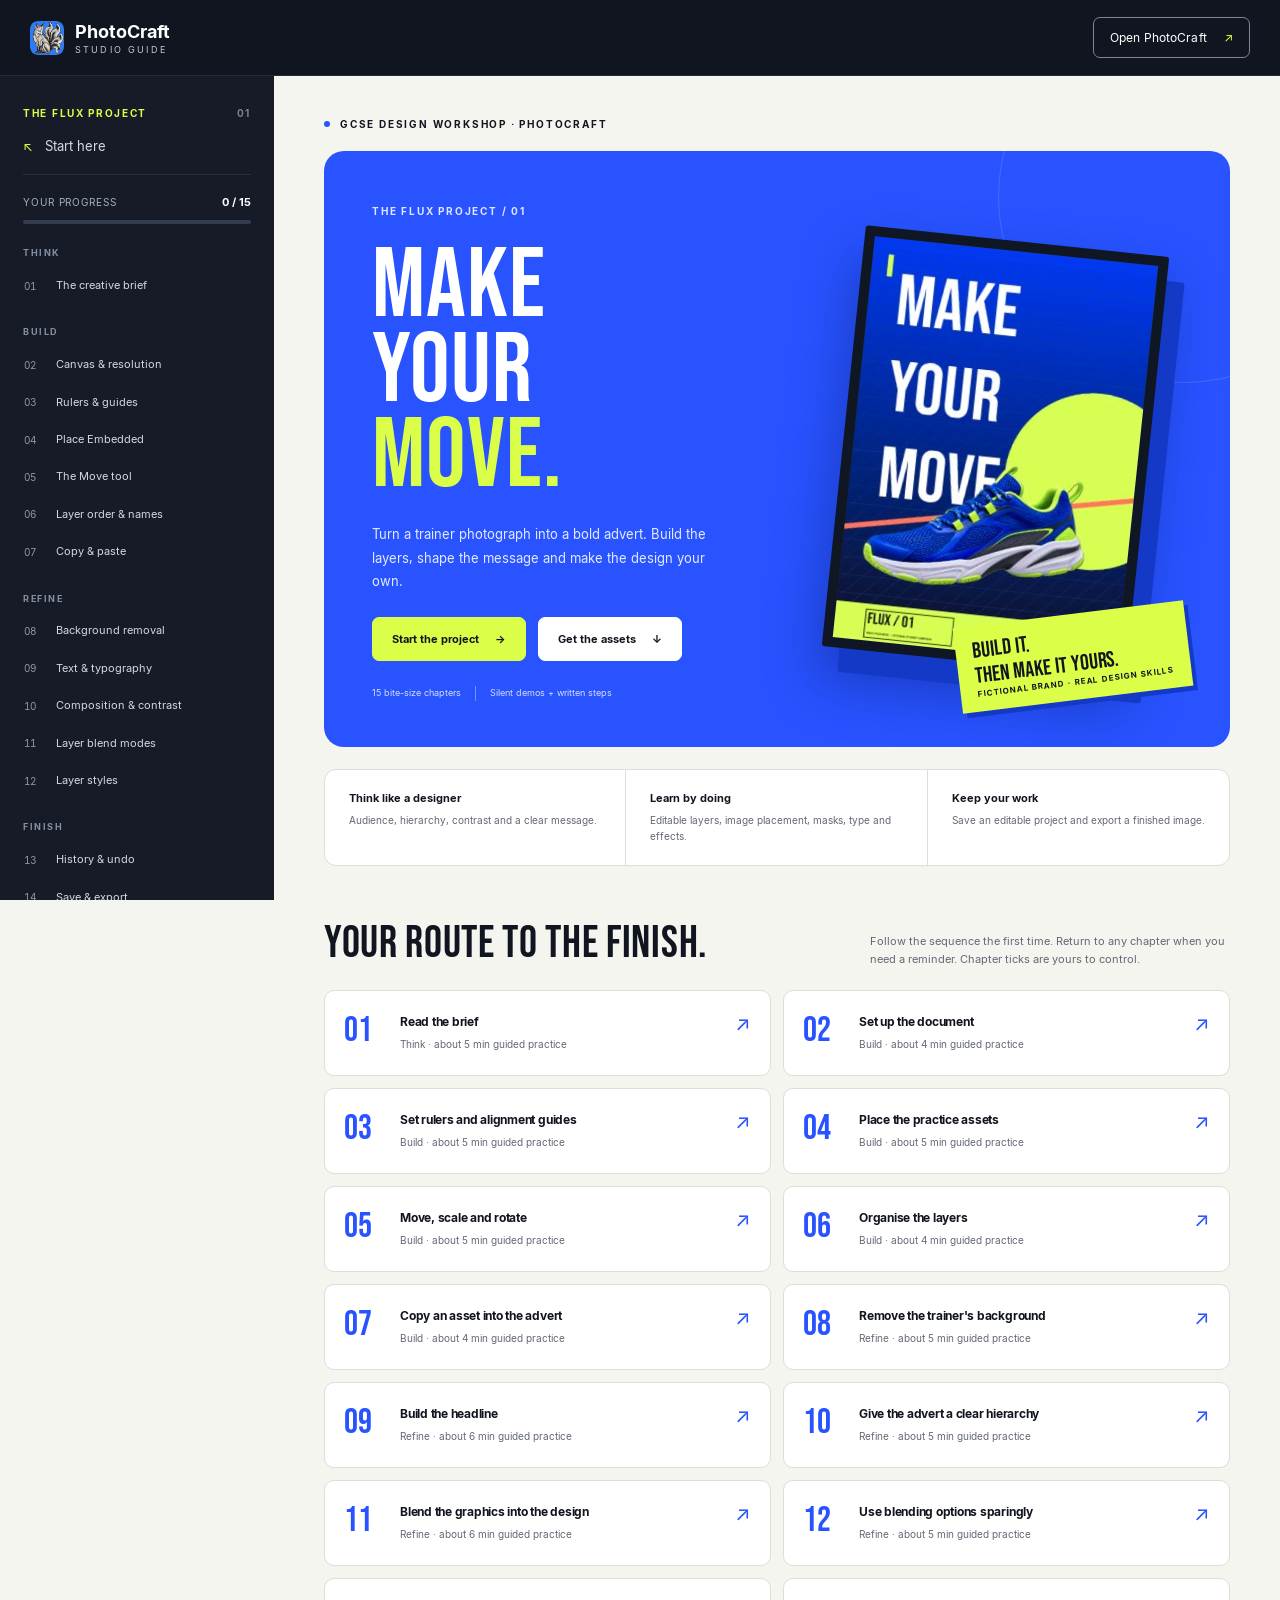
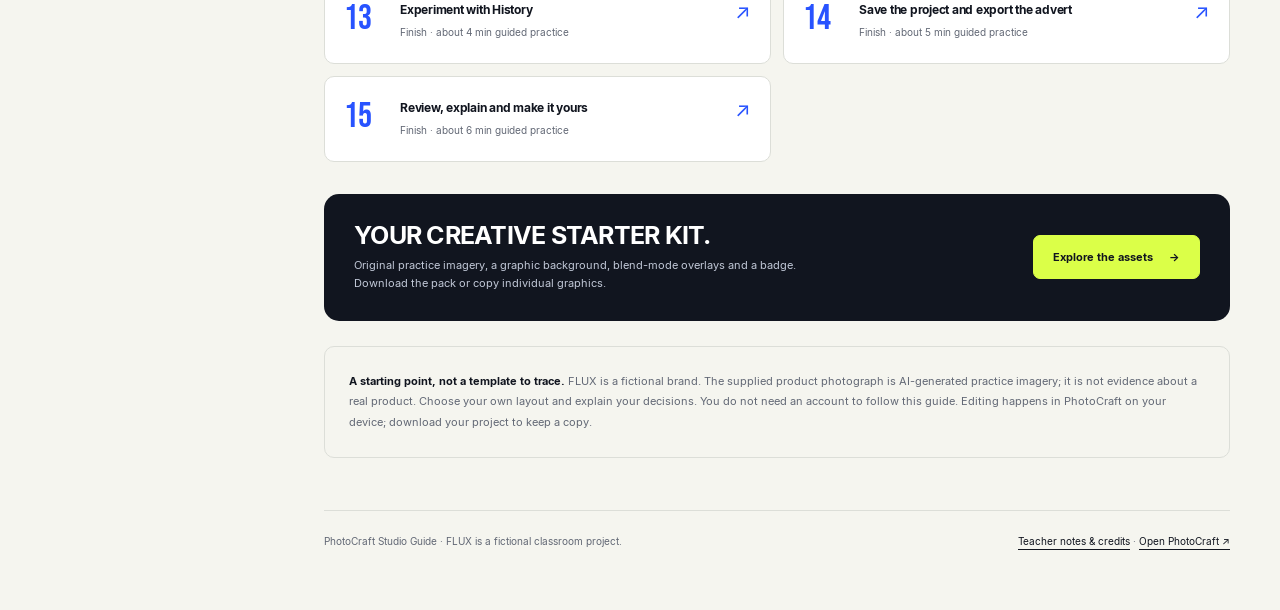
<file: host/tutorial/index.html>
<!doctype html>
<html lang="en">
<head>
  <meta charset="utf-8">
  <meta name="viewport" content="width=device-width, initial-scale=1">
  <meta name="description" content="Build a bold fictional trainer advert in PhotoCraft. A GCSE-friendly guide with short silent demonstrations, screenshots and downloadable practice assets.">
  <title>Make Your Move — PhotoCraft Studio Guide</title>
  <link rel="icon" href="../favicon.ico" type="image/x-icon">
  <link rel="stylesheet" href="styles.css">
  <script src="app.js" defer></script>
</head>
<body>
  <a class="skip-link" href="#main">Skip to the lesson</a>
  <header class="topbar">
    <a class="brand" href="#overview" aria-label="PhotoCraft Studio Guide home"><img src="../favicon.ico" alt="" width="34" height="34"><span>PhotoCraft <b>STUDIO GUIDE</b></span></a>
    <div class="topbar-actions"><button id="menu-toggle" class="menu-toggle" type="button" aria-controls="sidebar" aria-expanded="false">Chapters <span aria-hidden="true">☰</span></button><a class="editor-link" href="../" target="_blank" rel="noopener">Open PhotoCraft <span aria-hidden="true">↗</span></a></div>
  </header>
  <div class="layout">
    <aside id="sidebar" class="sidebar" aria-label="Tutorial navigation">
      <div class="course-label">THE FLUX PROJECT <span>01</span></div>
      <a class="overview-link" href="#overview"><span aria-hidden="true">↖</span> Start here</a>
      <div class="progress-heading"><span>Your progress</span><strong id="progress-count">0 / 15</strong></div>
      <progress id="progress-bar" max="15" value="0" aria-label="Completed chapters">0 of 15</progress>
      <nav id="chapter-nav" aria-label="Chapters"></nav>
      <div class="sidebar-footer"><a href="#assets">Practice assets <span aria-hidden="true">↓</span></a><a href="#teacher">Teacher notes <span aria-hidden="true">↗</span></a><button id="reset-progress" type="button">Reset my progress</button><p>Progress is saved only in this browser. It is not sent to your teacher.</p></div>
    </aside>
    <main id="main" tabindex="-1"><p class="loading">Loading your studio guide…</p></main>
  </div>
  <div id="toast" class="toast" role="status" aria-live="polite" hidden></div>
  <dialog id="reset-dialog" aria-labelledby="reset-title"><h2 id="reset-title">Reset your chapter ticks?</h2><p>This clears only this guide’s progress in this browser. Your PhotoCraft projects and downloads are untouched.</p><div class="dialog-actions"><button id="cancel-reset" class="button button-quiet" type="button">Keep progress</button><button id="confirm-reset" class="button button-primary" type="button">Reset chapter ticks</button></div></dialog>
  <noscript><div class="noscript">Enable JavaScript to use the chapter navigation. You can still <a href="assets/downloads/practice-pack.zip" download>download the practice pack</a> and <a href="../">open PhotoCraft</a>.</div></noscript>
</body>
</html>
</file>
<file: host/tutorial/styles.css>
@font-face{font-family:Inter;src:url('./assets/fonts/inter/Inter-Regular.ttf') format('truetype');font-display:swap;font-weight:400}
@font-face{font-family:Inter;src:url('./assets/fonts/inter/Inter-Bold.ttf') format('truetype');font-display:swap;font-weight:700}
@font-face{font-family:Bebas;src:url('./assets/fonts/bebasneue/BebasNeue-Regular.ttf') format('truetype');font-display:swap;font-weight:400}
:root{--ink:#11151f;--muted:#626875;--paper:#f5f5ef;--white:#fff;--lime:#dbff48;--blue:#2853ff;--coral:#ff795d;--line:#dcded8;--sidebar:#161b27;--soft:#edf0e8;--radius:18px;--top:76px;--side:274px}
*{box-sizing:border-box}html{scroll-behavior:smooth;scroll-padding-top:96px}body{margin:0;background:var(--paper);font-family:Inter,Arial,sans-serif;color:var(--ink);font-size:15px;line-height:1.65}button,a,input,select,video{font:inherit}a{color:inherit}button{cursor:pointer}button:disabled{cursor:wait;opacity:.65}button,a{-webkit-tap-highlight-color:transparent}button:focus-visible,a:focus-visible,summary:focus-visible,video:focus-visible{outline:3px solid var(--blue);outline-offset:5px}p{margin:0 0 1em}h1,h2,h3,h4{line-height:1.08;margin:0}h1,h2.display,.display{font-family:Bebas,Impact,sans-serif;font-weight:400;letter-spacing:.015em}h2{font-size:26px;letter-spacing:-.03em}h3{font-size:17px;line-height:1.35;letter-spacing:-.02em}img,video{display:block;max-width:100%}a{text-underline-offset:4px}.skip-link{position:fixed;top:-100px;left:20px;z-index:200;background:var(--lime);padding:12px 20px;border-radius:8px;font-weight:700}.skip-link:focus{top:12px}.topbar{height:var(--top);position:fixed;z-index:60;inset:0 0 auto;display:flex;align-items:center;justify-content:space-between;background:var(--ink);color:#fff;padding:0 30px;border-bottom:1px solid #ffffff18}.brand{display:flex;align-items:center;gap:11px;text-decoration:none;font-size:18px;font-weight:700}.brand img{border-radius:8px}.brand b{display:block;font-weight:400;font-size:9px;letter-spacing:.24em;color:#c4c9d5;margin-top:-4px}.topbar-actions{display:flex;align-items:center;gap:18px}.editor-link{font-size:12px;letter-spacing:.01em;padding:10px 16px;border:1px solid #7d8596;border-radius:7px;text-decoration:none}.editor-link span{color:var(--lime);margin-left:14px}.editor-link:hover{border-color:var(--lime);color:var(--lime)}.menu-toggle{display:none}.layout{padding-top:var(--top);min-height:100vh}.sidebar{position:fixed;left:0;top:var(--top);bottom:0;width:var(--side);overflow:auto;background:var(--sidebar);color:#d4d8e2;padding:29px 23px 26px;scrollbar-color:#526070 transparent;scrollbar-width:thin}.course-label{display:flex;justify-content:space-between;font-size:10px;font-weight:700;letter-spacing:.17em;color:var(--lime);margin-bottom:14px}.course-label span{color:#778198}.overview-link{display:flex;gap:12px;align-items:center;border-bottom:1px solid #ffffff16;padding:0 0 17px;margin-bottom:18px;text-decoration:none;font-size:13px}.overview-link span{color:var(--lime)}.progress-heading{display:flex;justify-content:space-between;align-items:center;font-size:10px;text-transform:uppercase;letter-spacing:.09em;color:#a4aebe}.progress-heading strong{color:#fff;font-size:11px;letter-spacing:0}progress{display:block;width:100%;height:4px;border:0;margin:9px 0 21px;background:#343d4f;border-radius:4px;overflow:hidden}progress::-webkit-progress-bar{background:#343d4f}progress::-webkit-progress-value{background:var(--lime)}progress::-moz-progress-bar{background:var(--lime)}.nav-phase{font-size:9px;letter-spacing:.18em;text-transform:uppercase;color:#8590a5;margin:22px 0 7px;font-weight:700}.chapter-link{display:flex;gap:12px;align-items:center;padding:9px 9px;border-radius:7px;text-decoration:none;font-size:11px;line-height:1.4;border:1px solid transparent;position:relative;margin:2px -9px}.chapter-link:hover{background:#222c3c;color:#fff}.chapter-link.active{background:var(--lime);color:var(--ink);font-weight:700}.chapter-link .num{font-size:10px;font-variant-numeric:tabular-nums;min-width:20px;opacity:.65}.chapter-link .done{margin-left:auto;color:var(--lime);font-weight:700;font-size:12px}.chapter-link.active .done{color:var(--ink)}.sidebar-footer{border-top:1px solid #ffffff16;padding-top:18px;margin-top:24px;display:grid;gap:10px}.sidebar-footer a{font-size:11px;text-decoration:none;display:flex;justify-content:space-between}.sidebar-footer a:hover{color:var(--lime)}.sidebar-footer button{background:none;border:0;padding:0;color:#a8b0c1;text-align:left;font-size:10px;margin-top:8px;text-decoration:underline;text-underline-offset:4px}.sidebar-footer p{font-size:9px;line-height:1.6;color:#8792a8;margin:4px 0 0}main{margin-left:var(--side);min-height:calc(100vh - var(--top));outline:none}.page-inner{max-width:1280px;margin:auto;padding:40px 50px 60px}.eyebrow{font-size:10px;letter-spacing:.18em;text-transform:uppercase;font-weight:700;display:flex;gap:10px;align-items:center;margin-bottom:18px}.eyebrow .dot{width:6px;height:6px;background:var(--blue);border-radius:50%}.hero{background:var(--blue);color:#fff;position:relative;overflow:hidden;min-height:590px;display:grid;grid-template-columns:1.1fr 1fr;padding:52px 48px 46px;gap:25px;border-radius:20px}.hero:before{content:'';position:absolute;width:370px;height:370px;border:1px solid #ffffff23;border-radius:50%;right:-140px;top:-140px}.hero-copy{position:relative;z-index:2;display:flex;flex-direction:column;align-items:flex-start;justify-content:center}.hero .eyebrow{color:#dfe6ff;margin-bottom:26px}.hero h1{font-size:clamp(70px,7.7vw,125px);line-height:.86;letter-spacing:.01em}.hero h1 span{color:var(--lime)}.hero-copy>p{max-width:345px;font-size:13px;line-height:1.8;margin:24px 0;color:#e3eaff}.hero-actions{display:flex;gap:12px;flex-wrap:wrap;align-items:center}.button{display:inline-flex;align-items:center;justify-content:center;gap:16px;padding:13px 19px;border:1px solid var(--ink);border-radius:7px;text-decoration:none;font-size:11px;font-weight:700;line-height:1.4;min-height:44px}.button:hover{transform:translateY(-1px)}.button-primary{background:var(--lime);color:var(--ink);border-color:var(--lime)}.button-dark{background:var(--ink);color:#fff;border-color:var(--ink)}.button-quiet{background:transparent;color:var(--ink);border-color:#b8bfc5}.button-light{background:#fff;color:var(--ink);border-color:#fff}.button-small{font-size:10px;padding:9px 12px;min-height:37px;gap:8px}.hero-note{font-size:9px;color:#d5deff;display:flex;gap:14px;align-items:center;margin-top:25px;flex-wrap:wrap}.hero-note b{font-weight:400;border-left:1px solid #ffffff5a;padding-left:14px}.hero-visual{position:relative;display:flex;align-items:center;justify-content:center;min-width:0}.poster-frame{width:100%;max-width:305px;background:#101724;padding:10px;box-shadow:18px 24px 0 #1539c7,0 30px 55px #06196670;transform:rotate(6deg);border-radius:3px}.poster-frame img{width:100%;height:auto;aspect-ratio:2480/3508;object-fit:cover}.poster-caption{position:absolute;right:-7px;bottom:1px;background:var(--lime);color:var(--ink);font-family:Bebas,Impact,sans-serif;font-size:22px;line-height:1.15;padding:13px 17px;transform:rotate(-7deg);box-shadow:4px 5px 0 #1539c7}.poster-caption span{display:block;font-family:Inter,Arial,sans-serif;font-size:8px;letter-spacing:.12em;font-weight:700}.summary-strip{display:grid;grid-template-columns:repeat(3,1fr);border:1px solid var(--line);border-radius:12px;margin-top:22px;background:#fff;overflow:hidden}.summary-strip>div{padding:21px 24px;border-right:1px solid var(--line)}.summary-strip>div:last-child{border:0}.summary-strip strong{font-size:11px;display:block;line-height:1.4;margin-bottom:5px}.summary-strip span{font-size:10px;color:var(--muted);display:block;line-height:1.6}.section{margin-top:54px}.section-head{display:flex;justify-content:space-between;align-items:end;gap:20px;margin-bottom:22px}.section-head .display{font-size:45px}.section-head p{font-size:11px;max-width:360px;color:var(--muted);margin:0}.chapter-grid{display:grid;grid-template-columns:repeat(2,1fr);gap:12px}.chapter-card{text-decoration:none;display:grid;grid-template-columns:42px 1fr 25px;gap:14px;align-items:start;background:#fff;border:1px solid var(--line);padding:22px 19px;border-radius:10px;transition:border-color .15s,transform .15s}.chapter-card:hover{border-color:var(--blue);transform:translateY(-2px)}.chapter-card .card-number{font-family:Bebas,Impact,sans-serif;color:var(--blue);font-size:35px;line-height:1}.chapter-card h3{font-size:12px;line-height:1.5;margin:0 0 5px}.chapter-card p{font-size:10px;line-height:1.7;color:var(--muted);margin:0}.chapter-card .arrow{font-size:20px;line-height:1;color:var(--blue);justify-self:end}.chapter-card .completed-tag{font-size:9px;color:#3f5e00;display:inline-block;background:#ecf7cc;padding:3px 6px;border-radius:4px;margin-top:8px}.asset-banner{background:var(--ink);color:#fff;border-radius:15px;padding:28px 30px;display:flex;align-items:center;justify-content:space-between;gap:20px;margin-top:32px}.asset-banner h2{font-size:25px;margin-bottom:7px}.asset-banner p{font-size:11px;margin:0;max-width:490px;color:#c2c9d8}.footer{border-top:1px solid var(--line);margin-top:52px;padding-top:22px;display:flex;justify-content:space-between;gap:20px;flex-wrap:wrap;font-size:10px;color:var(--muted)}.footer a{color:var(--ink)}.breadcrumbs{display:flex;align-items:center;gap:10px;color:var(--muted);font-size:10px;margin-bottom:26px}.breadcrumbs a{text-decoration:none}.breadcrumbs a:hover{text-decoration:underline}.lesson-heading{max-width:820px}.lesson-meta{display:flex;gap:10px;align-items:center;font-size:10px;margin-bottom:14px}.phase-pill{padding:4px 10px;background:var(--blue);color:#fff;border-radius:4px;text-transform:uppercase;letter-spacing:.1em;font-size:9px;font-weight:700}.lesson-heading h1{font-size:clamp(49px,5.5vw,82px);line-height:.95;max-width:850px;margin-bottom:21px}.lesson-heading .intro{font-size:14px;max-width:740px;line-height:1.9;color:#4c5463}.lesson-workspace{display:grid;grid-template-columns:minmax(0,1.05fr) minmax(0,1fr);gap:28px;align-items:start;margin-top:35px}.steps{list-style:none;padding:0;margin:0;counter-reset:steps}.steps li{position:relative;padding:0 0 27px 41px;counter-increment:steps}.steps li:before{content:counter(steps,decimal-leading-zero);position:absolute;left:0;top:0;border:1px solid var(--line);width:27px;height:27px;border-radius:50%;display:grid;place-items:center;font-size:9px;color:var(--blue);background:#fff;font-weight:700}.steps li:not(:last-child):after{content:'';position:absolute;left:13px;top:33px;bottom:8px;width:1px;background:var(--line)}.steps h3{font-size:13px;line-height:1.5;margin-bottom:8px}.steps p{font-size:12px;color:#4c5463;line-height:1.85;margin:0}.media-column{min-width:0}.media-card{border-radius:12px;overflow:hidden;background:var(--ink);border:1px solid #283246;color:#fff}.media-top{display:flex;align-items:center;gap:9px;justify-content:space-between;padding:14px 16px;font-size:9px;letter-spacing:.08em;text-transform:uppercase;color:#b7c0d3}.play-dot{color:var(--lime);font-size:12px}.silent-label{font-size:8px;border:1px solid #4e586d;border-radius:4px;padding:3px 6px;color:#d9deea}.media-card video{width:100%;aspect-ratio:16/9;object-fit:contain;background:#0a0d13}.media-note{font-size:9px;color:#b8c2d6;line-height:1.6;padding:11px 16px 15px;margin:0}.screenshot{margin:15px 0 0;background:#fff;border:1px solid var(--line);border-radius:10px;overflow:hidden}.screenshot a{display:block}.screenshot img{width:100%;height:auto;max-height:450px;object-fit:contain;background:#20242c}.screenshot.final-shot img{max-height:600px;background:#e5e6dd;padding:18px}.screenshot figcaption{font-size:9px;color:var(--muted);line-height:1.7;padding:12px 14px}.notice{border-left:3px solid var(--blue);padding:17px 19px;background:#e9edff;border-radius:0 8px 8px 0;margin-top:25px}.notice h3{font-size:10px;text-transform:uppercase;letter-spacing:.12em;margin-bottom:8px;color:#2242bd}.notice p{font-size:11px;line-height:1.8;margin:0;color:#3b466a}.notice.warning{background:#fff0e8;border-color:var(--coral)}.notice.warning h3{color:#963d21}.notice.warning p{color:#6f4b3e}.checkpoint{display:flex;gap:15px;align-items:start;background:var(--lime);padding:23px 25px;border-radius:10px;margin-top:29px}.checkpoint-icon{font-size:21px;line-height:1.2}.checkpoint h3{font-size:12px;margin:0 0 6px}.checkpoint p{font-size:12px;line-height:1.75;margin:0}.reflection{display:grid;grid-template-columns:1fr 1fr;gap:20px;margin-top:27px}.reflection>div{border-top:1px solid var(--line);padding-top:18px}.reflection h3{font-size:10px;text-transform:uppercase;letter-spacing:.12em;margin-bottom:9px}.reflection p{font-size:11px;color:var(--muted);line-height:1.85}.completion-row{border-top:1px solid var(--line);padding-top:25px;margin-top:25px;display:flex;justify-content:space-between;align-items:center;gap:18px;flex-wrap:wrap}.completion-row p{font-size:10px;color:var(--muted);margin:0;max-width:350px}.complete-button{border:1px solid var(--ink);background:#fff;color:var(--ink)}.complete-button.is-complete{background:var(--ink);color:var(--lime)}.lesson-pagination{display:grid;grid-template-columns:1fr 1fr;gap:18px;margin-top:25px}.lesson-pagination a{display:block;padding:20px;border:1px solid var(--line);border-radius:9px;background:#fff;text-decoration:none;font-size:12px;line-height:1.6}.lesson-pagination a:hover{border-color:var(--blue)}.lesson-pagination a:last-child{text-align:right}.lesson-pagination small{display:block;font-size:9px;color:var(--muted);text-transform:uppercase;letter-spacing:.1em;margin-bottom:6px}.asset-grid{display:grid;grid-template-columns:repeat(2,minmax(0,1fr));gap:20px}.asset-card{background:#fff;border:1px solid var(--line);border-radius:12px;overflow:hidden;display:flex;flex-direction:column}.asset-card .asset-visual{height:220px;background:#eaeae3;display:grid;place-items:center;padding:15px}.asset-card img{width:100%;height:100%;object-fit:contain;min-height:0}.asset-body{padding:21px;display:flex;flex-direction:column;align-items:start;flex:1}.asset-body h3{font-size:17px;margin-bottom:5px}.asset-body .file-name{font-size:9px;font-family:ui-monospace,monospace;color:var(--muted);margin-bottom:11px;overflow-wrap:anywhere}.asset-body p{font-size:11px;line-height:1.8;color:var(--muted)}.asset-actions{display:flex;gap:9px;flex-wrap:wrap;margin-top:auto;padding-top:8px}.copy-feedback{font-size:10px!important;margin:10px 0 0!important;color:var(--blue)!important;min-height:1.6em}.asset-role{display:inline-block;font-size:8px;letter-spacing:.11em;text-transform:uppercase;font-weight:700;background:var(--soft);padding:4px 8px;border-radius:4px;margin-bottom:10px}.asset-inline{margin-top:27px}.asset-inline .asset-card{display:grid;grid-template-columns:130px 1fr}.asset-inline .asset-visual{height:100%;min-height:200px;padding:10px}.asset-inline .asset-body{padding:18px}.asset-inline h3{font-size:14px}.asset-inline p{font-size:10px}.wide-heading{font-size:clamp(60px,7vw,100px);line-height:.92;margin:8px 0 20px}.page-lead{font-size:14px;line-height:1.9;color:#4c5463;max-width:780px;margin-bottom:28px}.teacher-grid{display:grid;grid-template-columns:1fr 1fr;gap:20px}.teacher-box{background:#fff;border:1px solid var(--line);border-radius:12px;padding:26px}.teacher-box h2{font-size:18px;margin-bottom:15px}.teacher-box p,.teacher-box li{font-size:12px;line-height:1.85;color:#4c5463}.teacher-box ul,.teacher-box ol{padding-left:19px;margin:0}.teacher-box li+li{margin-top:9px}.teacher-box.full{grid-column:1/-1}.teacher-box .numbered-list{list-style:none;padding:0}.teacher-box .numbered-list strong{color:var(--ink)}.source-note{padding:24px;border:1px solid var(--line);border-radius:10px;margin-top:25px;font-size:11px;color:var(--muted);line-height:1.9}.source-note strong{color:var(--ink)}.toast{position:fixed;z-index:150;bottom:24px;left:calc(var(--side) + 25px);right:25px;max-width:720px;margin:auto;background:var(--ink);color:#fff;padding:14px 20px;border:1px solid #ffffff3a;border-radius:9px;box-shadow:0 8px 30px #0003;font-size:12px}.toast[hidden]{display:none}.loading{padding:60px;color:var(--muted)}.media-unavailable{background:#eef0e8;padding:22px;color:var(--muted);font-size:11px}.error-page{max-width:650px;padding:70px 40px}.error-page h1{font-size:54px;margin-bottom:20px}.noscript{margin:100px 25px 25px;padding:25px;background:#fff;border:1px solid var(--line)}dialog{max-width:500px;background:var(--paper);border:1px solid var(--line);border-radius:14px;padding:30px;color:var(--ink)}dialog::backdrop{background:#0e1529a8}dialog h2{font-size:23px;margin-bottom:16px}dialog p{font-size:12px;color:var(--muted);line-height:1.8}.dialog-actions{display:flex;justify-content:flex-end;gap:10px;flex-wrap:wrap;margin-top:20px}
@media(min-width:1500px){.page-inner{padding-left:65px;padding-right:65px}.hero{min-height:640px;padding:60px}.hero h1{font-size:140px}.poster-frame{max-width:340px}}
@media(max-width:1150px){:root{--side:240px}.sidebar{padding-left:19px;padding-right:19px}.page-inner{padding:30px}.hero{padding:36px 30px;min-height:510px}.hero h1{font-size:82px}.hero-copy>p{font-size:12px}.poster-caption{right:-8px;font-size:17px;bottom:12px}.poster-frame{max-width:260px}.hero-actions{gap:9px}.hero .button{padding:12px 14px;font-size:10px}.lesson-workspace{gap:22px}.asset-inline .asset-card{grid-template-columns:1fr}.asset-inline .asset-visual{min-height:150px;height:150px}.summary-strip>div{padding:17px}.section-head .display{font-size:39px}}
@media(max-width:960px){:root{--side:218px}.page-inner{padding:27px 24px 45px}.sidebar{padding:25px 17px}.brand{font-size:16px}.topbar{padding:0 22px}.hero{grid-template-columns:1fr;gap:30px;min-height:0}.hero h1{font-size:110px}.hero-copy>p{max-width:420px}.hero-visual{padding:12px 15px 15px;min-height:380px}.poster-frame{width:240px}.poster-caption{right:calc(50% - 155px);bottom:15px}.hero-note{margin-top:21px}.chapter-grid{grid-template-columns:1fr}.lesson-workspace{grid-template-columns:1fr}.media-column{display:grid;grid-template-columns:1fr;gap:0}.lesson-heading h1{font-size:65px}.asset-grid{gap:15px}.asset-card .asset-visual{height:170px}.teacher-grid{grid-template-columns:1fr}.teacher-box.full{grid-column:auto}.summary-strip{grid-template-columns:1fr}.summary-strip>div{border-right:0;border-bottom:1px solid var(--line);padding:16px 20px}.section-head{align-items:start;flex-direction:column;gap:10px}.section-head p{max-width:none}.asset-banner{align-items:start;flex-direction:column}}
@media(max-width:720px){:root{--top:68px;--side:0px}.topbar{padding:0 17px}.brand{font-size:14px;gap:8px}.brand img{width:30px;height:30px}.brand b{font-size:8px;letter-spacing:.15em}.topbar-actions{gap:10px}.editor-link{font-size:10px;padding:9px 10px}.editor-link span{margin-left:5px}.menu-toggle{display:block;border:0;background:none;color:#fff;font-size:10px;padding:9px 3px}.menu-toggle span{margin-left:5px;color:var(--lime)}.sidebar{width:274px;z-index:55;transform:translateX(-100%);transition:transform .2s;box-shadow:20px 0 50px #0004}.sidebar.open{transform:translateX(0)}main{margin-left:0}.page-inner{padding:25px 18px 40px}.hero{padding:30px 25px;border-radius:14px}.hero h1{font-size:106px}.hero .eyebrow{font-size:8px;letter-spacing:.15em}.hero-copy>p{font-size:12px;max-width:330px}.hero-visual{min-height:360px}.poster-caption{right:calc(50% - 148px)}.summary-strip{margin-top:16px}.section{margin-top:38px}.section-head .display{font-size:41px}.chapter-card{padding:19px 16px}.asset-banner{padding:25px}.asset-banner h2{font-size:22px}.lesson-heading h1{font-size:60px;max-width:580px}.lesson-heading .intro{font-size:13px}.lesson-workspace{gap:15px;margin-top:28px}.steps p{font-size:12px}.steps li{padding-left:38px}.reflection{grid-template-columns:1fr;gap:7px}.checkpoint{padding:20px}.lesson-pagination{gap:10px}.lesson-pagination a{padding:15px;font-size:10px}.lesson-pagination small{font-size:8px}.asset-grid{grid-template-columns:1fr}.asset-card .asset-visual{height:240px}.asset-inline .asset-card{grid-template-columns:115px 1fr}.asset-inline .asset-visual{height:100%;min-height:220px}.asset-inline .asset-body{padding:15px}.asset-inline .asset-actions{flex-direction:column;align-items:stretch}.wide-heading{font-size:70px}.teacher-box{padding:23px}.footer{font-size:9px}.toast{left:16px;right:16px;bottom:16px}.breadcrumbs{font-size:9px;flex-wrap:wrap}.page-lead{font-size:13px}.completion-row .button{width:100%}.error-page{padding:50px 25px}}
@media(max-width:390px){.brand b{display:none}.brand{font-size:13px}.topbar{padding:0 12px}.hero h1{font-size:90px}.hero{padding:27px 21px}.hero-visual{min-height:330px}.poster-frame{width:210px}.poster-caption{right:calc(50% - 135px)}.hero-actions{align-items:stretch;flex-direction:column;width:100%}.hero-actions .button{width:100%}.asset-inline .asset-card{grid-template-columns:1fr}.asset-inline .asset-visual{height:170px;min-height:0}.asset-inline .asset-actions{flex-direction:row}.asset-inline .asset-body{padding:19px}}
@media(prefers-reduced-motion:reduce){html{scroll-behavior:auto}*{transition:none!important}.button:hover,.chapter-card:hover{transform:none}}
@media print{.topbar,.sidebar,.hero-actions,.complete-button,.completion-row,.lesson-pagination,.toast,.asset-actions,.editor-link,video{display:none!important}main{margin:0}.layout{padding:0}.page-inner{padding:0;max-width:none}.hero{background:#fff;color:#000;min-height:0;display:block;padding:0}.hero h1{font-size:65px}.hero h1 span{color:#000}.hero-copy>p,.hero .eyebrow,.hero-note{color:#333}.hero-visual{display:none}.lesson-workspace{display:block}.media-column{max-width:65%;margin:auto}.section{break-inside:avoid}.chapter-card{break-inside:avoid}.steps li{break-inside:avoid}.asset-banner{background:#fff;color:#000;border:1px solid #888}.asset-banner p{color:#333}body{font-size:11pt;background:#fff}.screenshot img{max-height:300px}.footer{margin-top:20px}.source-note,.teacher-box{break-inside:avoid}.media-card{background:#fff;color:#333}.media-note,.media-top{color:#333}}
</file>
